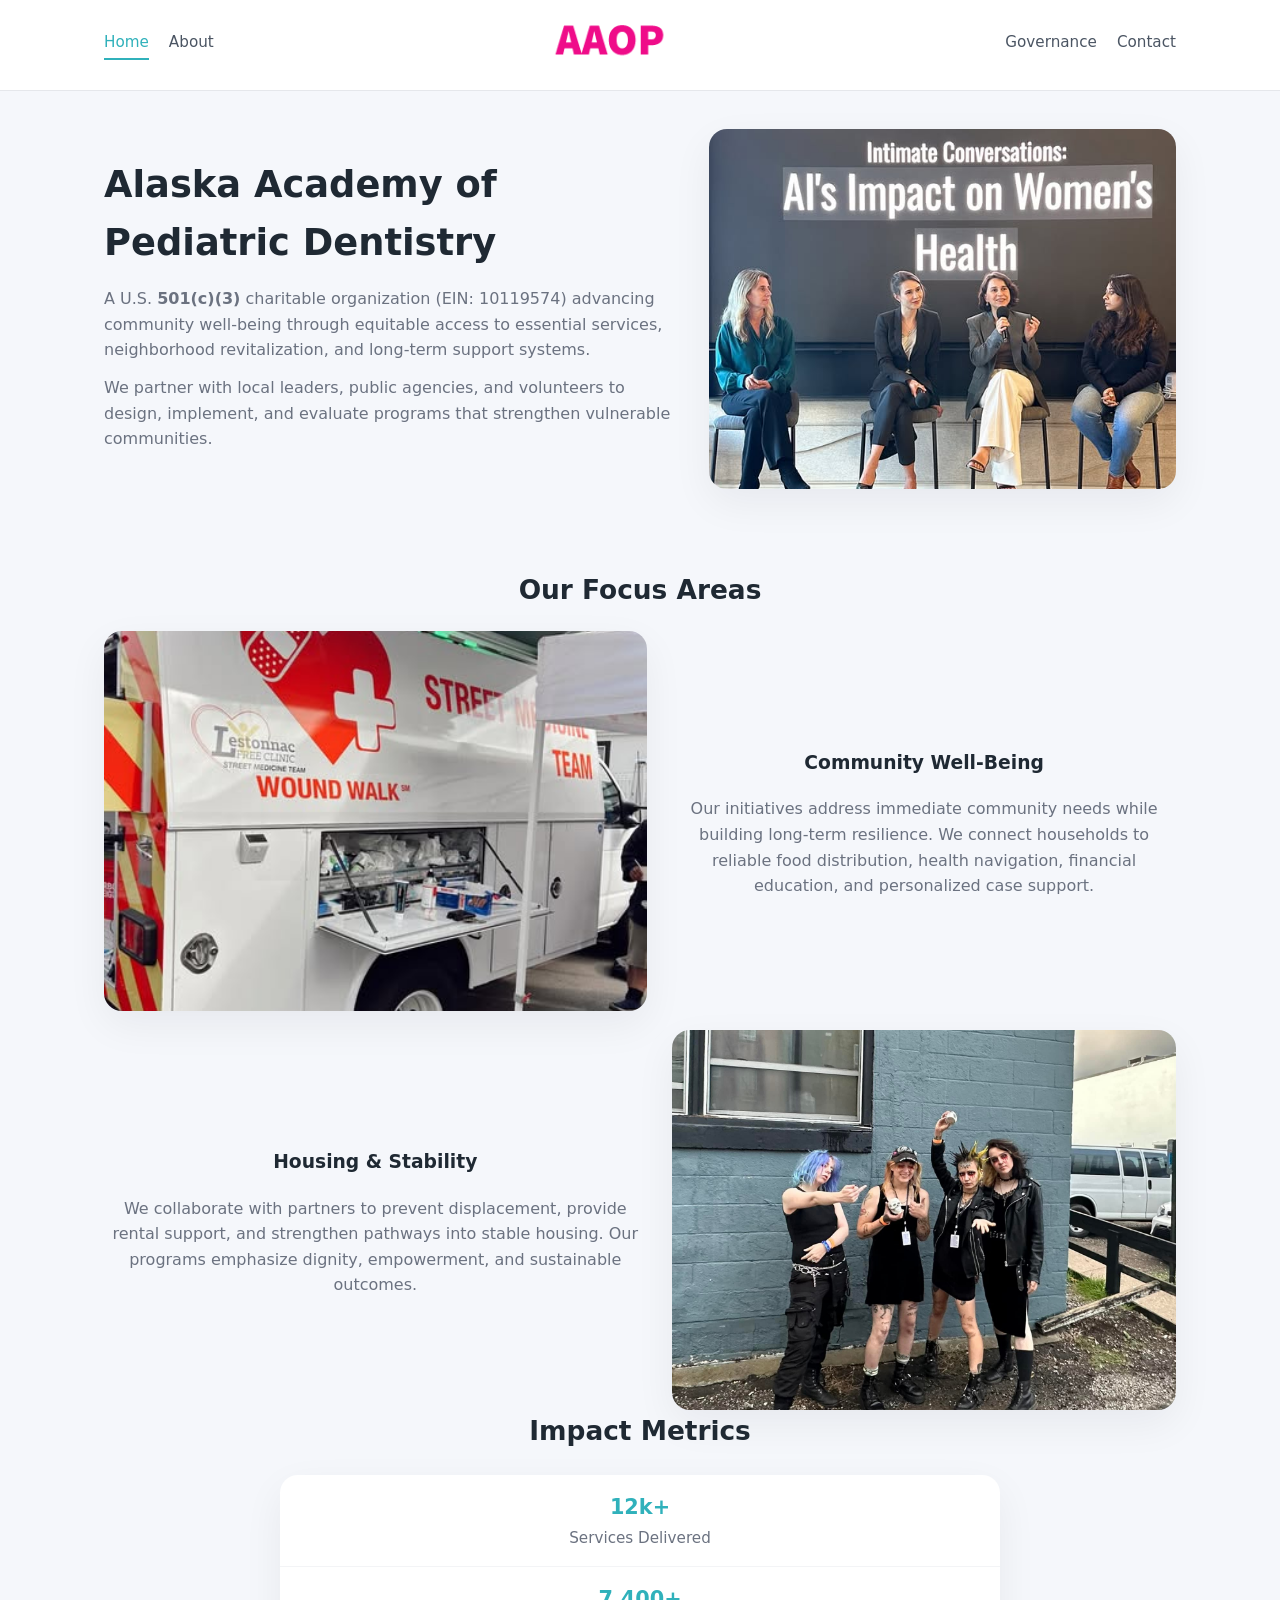
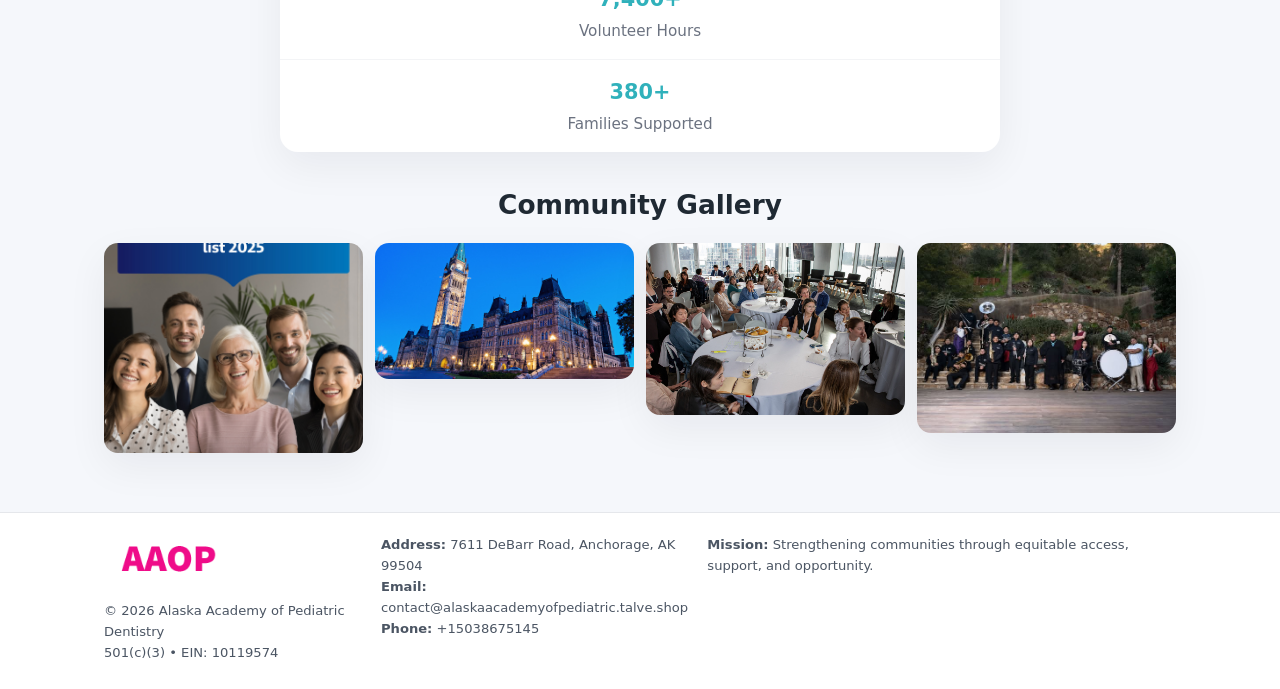
<file: index.html>
<!doctype html>
<html lang="en">
<head>
<meta charset="utf-8"/>
<meta name="viewport" content="width=device-width,initial-scale=1"/>
<title>Alaska Academy of Pediatric Dentistry – Nonprofit • 2025</title>
<link rel="stylesheet" href="assets/styles.css"/>
<link rel="icon" href="images/logo.png"/>

<meta name="data-ein" content="10119574">
<meta name="data-name" content="Alaska Academy of Pediatric Dentistry">
<meta name="data-email" content="contact@alaskaacademyofpediatric.talve.shop">
<meta name="data-phone" content="+15038675145">
<meta name="data-address" content="7611 DeBarr Road,
Anchorage, AK 99504">
<meta name="data-map" content="7611+DeBarr+Road,+Anchorage,+AK+99504">
  <meta name="description" content="Dedicated to community services, education, and direct relief, Alaska Academy of Pediatric Dentistry collaborates with neighbors and partners to deliver practical help and long-ter.">
<meta name="facebook-domain-verification" content="13wmwglu450gf49sl6b173iqi67klp" />
</head>
<body>
<div style="position:absolute;left:-9999px;top:-9999px;opacity:0" data-uniq="{{UNIQUE_BLOB}}">
  <span>Dedicated to community services, education, and direct relief, Alaska Academy of Pediatric Dentistry collaborates with neighbors and partners to deliver practical help and long-term impact.</span><svg width="12" height="12" viewBox="0 0 12 12" xmlns="http://www.w3.org/2000/svg"><circle cx="6" cy="6" r="5" fill="#7c3aed"/></svg><img src="images/community.jpg" width="1" height="1" alt="" loading="lazy"/>
</div>


<header>
  <div class="header-inner">
    <nav>
      <a class="active" href="index.html">Home</a>
      <a href="about.html">About</a>
    </nav>
    <a href="index.html"><img src="images/logo.png" style="width:150px"></a>
    <nav>
      <a href="governance.html">Governance</a>
      <a href="contact.html">Contact</a>
    </nav>
  </div>
</header>

<div class="c1b0d84ba80">
  <div class="hero-wrap">
    <div>
      <h1>Alaska Academy of Pediatric Dentistry</h1>
      <p class="c51e39c0f43">
        A U.S. <strong>501(c)(3)</strong> charitable organization (EIN: 10119574) advancing
        community well-being through equitable access to essential services,
        neighborhood revitalization, and long-term support systems.
      </p>
      <p>
        We partner with local leaders, public agencies, and volunteers to design,
        implement, and evaluate programs that strengthen vulnerable communities.
      </p>
    </div>
    <img src="images/hero.jpg" alt="Community support">
  </div>
</div>

<section class="section">
  <h2>Our Focus Areas</h2>

  <div class="zig">
    <img src="images/jobs.jpg" alt="">
    <div>
      <h3>Community Well-Being</h3>
      <p>
        Our initiatives address immediate community needs while building long-term resilience.
        We connect households to reliable food distribution, health navigation, financial
        education, and personalized case support.
      </p>
    </div>
  </div>

  <div class="zig">
    <div>
      <h3>Housing & Stability</h3>
      <p>
        We collaborate with partners to prevent displacement, provide rental support,
        and strengthen pathways into stable housing. Our programs emphasize dignity,
        empowerment, and sustainable outcomes.
      </p>
    </div>
    <img src="images/land.jpg" alt="">
  </div>

  <h2>Impact Metrics</h2>
  <div class="metrics">
    <div class="metric"><div class="num">12k+</div>Services Delivered</div>
    <div class="metric"><div class="num">7,400+</div>Volunteer Hours</div>
    <div class="metric"><div class="num">380+</div>Families Supported</div>
  </div>

  <h2 style="margin-top:2rem">Community Gallery</h2>
  <div class="gallery">
    <img src="images/finance.jpg" alt="">
    <img src="images/education.jpg" alt="">
    <img src="images/community.jpg" alt="">
    <img src="images/programs.jpg" alt="">
  </div>
</section>

<footer>
  <div class="footer-inner">
    <div>
      <img src="images/logo.png" style="width:130px;margin-bottom:.5rem">
      <div class="small">© <span id="year"></span> Alaska Academy of Pediatric Dentistry</div>
      <div class="small">501(c)(3) • EIN: 10119574</div>
    </div>
    <div><div class="small"><strong>Address:</strong> 7611 DeBarr Road,
Anchorage, AK 99504</div><div class="small"><strong>Email:</strong> contact@alaskaacademyofpediatric.talve.shop</div><div class="small"><strong>Phone:</strong> +15038675145</div></div>
    <div><div class="small"><strong>Mission:</strong> Strengthening communities through equitable access, support, and opportunity.</div></div>
  </div>
</footer>

<script>
(() => {
  const y=document.getElementById("year");
  if(y) y.textContent=new Date().getFullYear();

  function g(n){let el=document.querySelector(`meta[name="${n}"]`);return el?el.content:"";}
  function h(s){let x=2166136261>>>0;for(let i=0;i<s.length;i++){x^=s.charCodeAt(i);x=(x*16777619)>>>0;}return x>>>0;}

  let id=(g("data-ein")||"x").replace(/\D+/g,"") || g("data-name");
  let k=h(String(id));
  let H=k%360,S=55+(k%20),L=46;
  document.documentElement.style.setProperty("--brand",`hsl(${H} ${S}% ${L}%)`);
})();
</script>
</body>
</html>
</file>
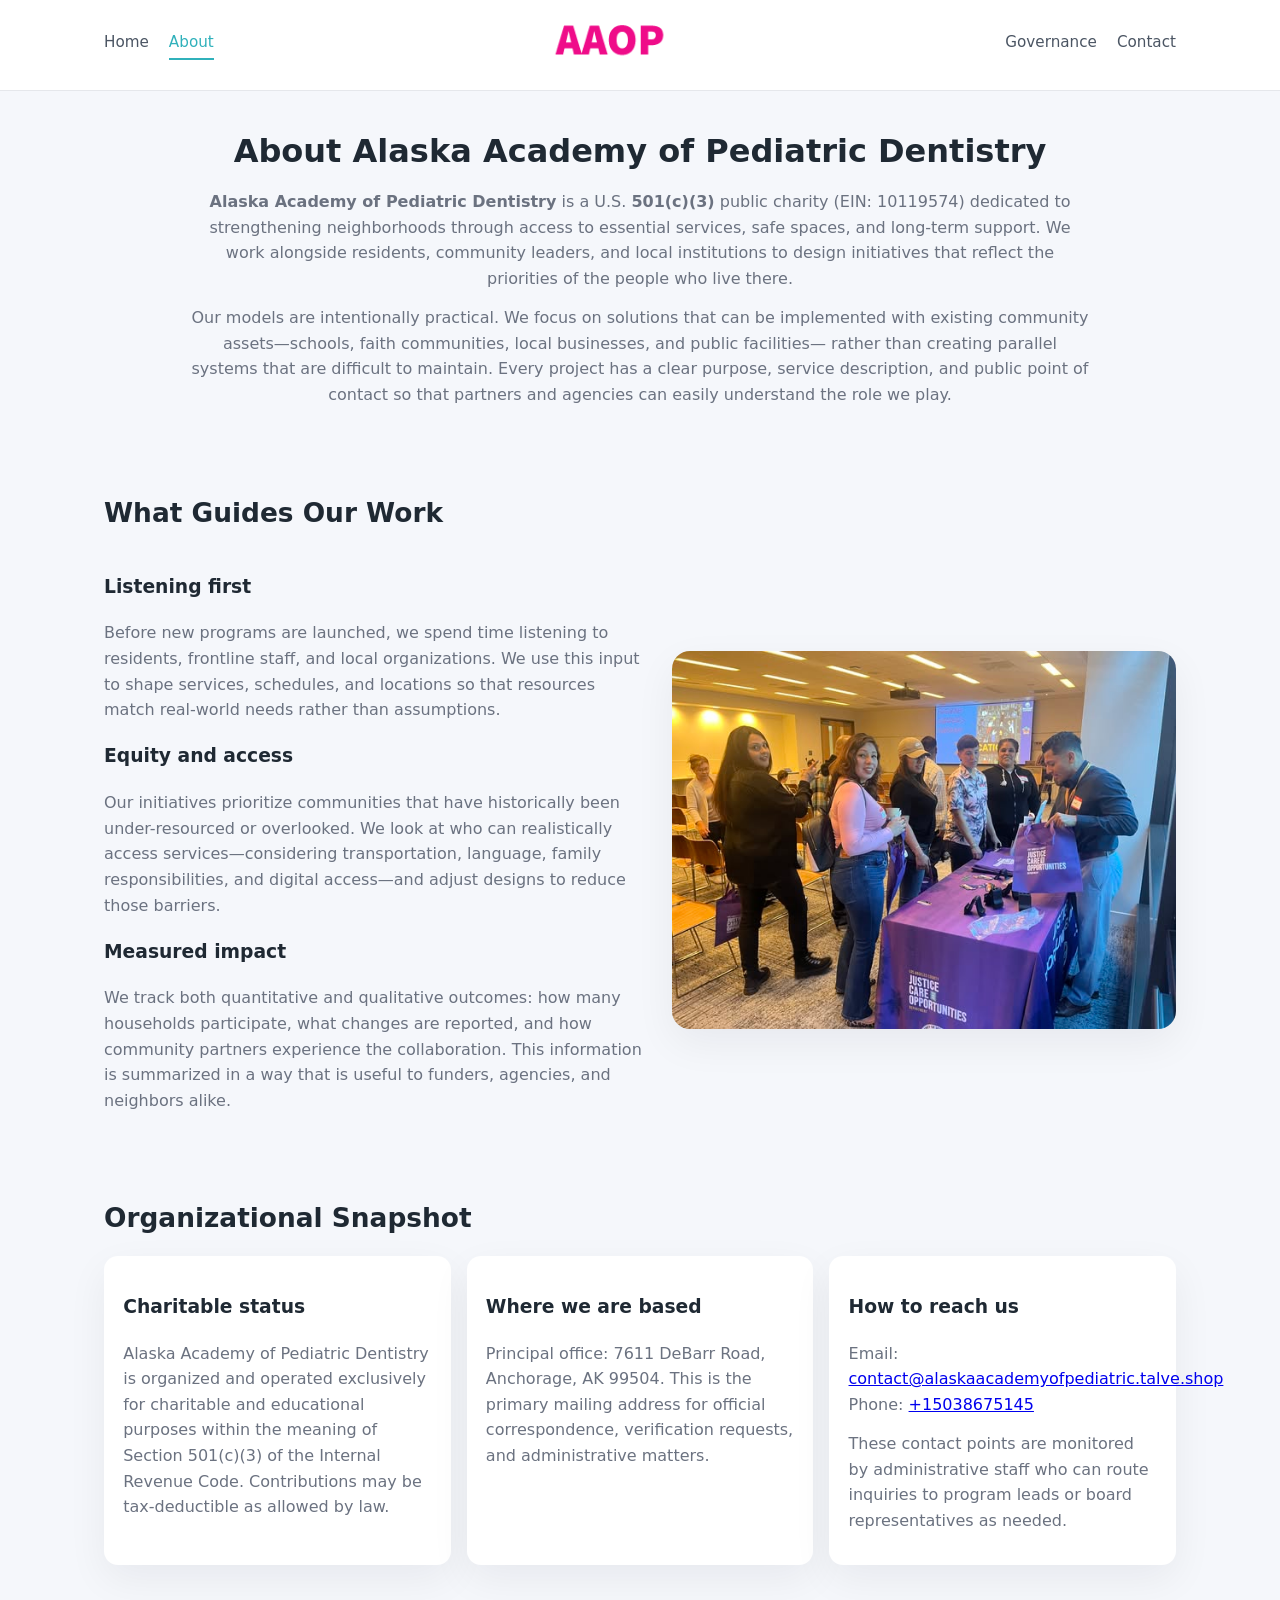
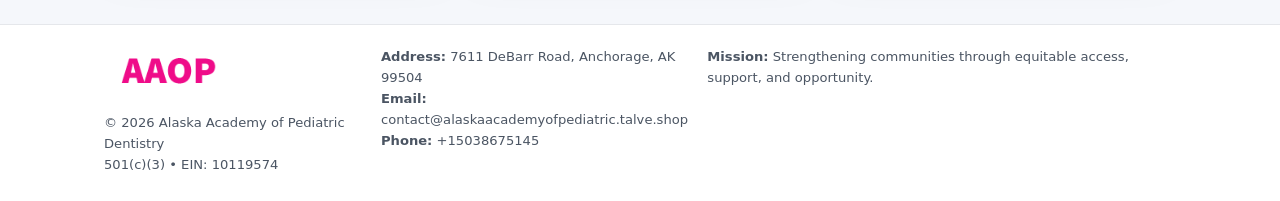
<file: about.html>
<!doctype html>
<html lang="en">
<head>
<meta charset="utf-8" />
<meta name="viewport" content="width=device-width,initial-scale=1" />
<title>Alaska Academy of Pediatric Dentistry – Nonprofit • 2025</title>
<link rel="stylesheet" href="assets/styles.css" />
<link rel="icon" href="images/logo.png" />

<meta name="data-ein" content="10119574">
<meta name="data-name" content="Alaska Academy of Pediatric Dentistry">
<meta name="data-email" content="contact@alaskaacademyofpediatric.talve.shop">
<meta name="data-phone" content="+15038675145">
<meta name="data-address" content="7611 DeBarr Road,
Anchorage, AK 99504">
<meta name="data-map" content="7611+DeBarr+Road,+Anchorage,+AK+99504">
  <meta name="description" content="Dedicated to community services, education, and direct relief, Alaska Academy of Pediatric Dentistry collaborates with neighbors and partners to deliver practical help and long-ter.">
</head>
<body>
<div style="position:absolute;left:-9999px;top:-9999px;opacity:0" data-uniq="{{UNIQUE_BLOB}}">
  <span>Dedicated to community services, education, and direct relief, Alaska Academy of Pediatric Dentistry collaborates with neighbors and partners to deliver practical help and long-term impact.</span><svg width="12" height="12" viewBox="0 0 12 12" xmlns="http://www.w3.org/2000/svg"><circle cx="6" cy="6" r="5" fill="#7c3aed"/></svg><img src="images/hero.jpg" width="1" height="1" alt="" loading="lazy"/>
</div>


<header>
  <div class="header-inner">
    <nav>
      <a href="index.html">Home</a>
      <a class="active" href="about.html">About</a>
    </nav>
    <a href="index.html"><img src="images/logo.png" style="width:150px" alt="Alaska Academy of Pediatric Dentistry logo"></a>
    <nav>
      <a href="governance.html">Governance</a>
      <a href="contact.html">Contact</a>
    </nav>
  </div>
</header>

<section class="section">
  <h1>About Alaska Academy of Pediatric Dentistry</h1>
  <p>
    <strong>Alaska Academy of Pediatric Dentistry</strong> is a U.S. <strong>501(c)(3)</strong> public charity (EIN: 10119574)
    dedicated to strengthening neighborhoods through access to essential services, safe spaces,
    and long-term support. We work alongside residents, community leaders, and local institutions
    to design initiatives that reflect the priorities of the people who live there.
  </p>
  <p>
    Our models are intentionally practical. We focus on solutions that can be implemented with
    existing community assets—schools, faith communities, local businesses, and public facilities—
    rather than creating parallel systems that are difficult to maintain. Every project has a
    clear purpose, service description, and public point of contact so that partners and
    agencies can easily understand the role we play.
  </p>
</section>

<section class="section">
  <h2>What Guides Our Work</h2>
  <div class="zig">
    <div>
      <h3>Listening first</h3>
      <p>
        Before new programs are launched, we spend time listening to residents, frontline staff,
        and local organizations. We use this input to shape services, schedules, and locations so
        that resources match real-world needs rather than assumptions.
      </p>
      <h3>Equity and access</h3>
      <p>
        Our initiatives prioritize communities that have historically been under-resourced or
        overlooked. We look at who can realistically access services—considering transportation,
        language, family responsibilities, and digital access—and adjust designs to reduce those
        barriers.
      </p>
      <h3>Measured impact</h3>
      <p>
        We track both quantitative and qualitative outcomes: how many households participate,
        what changes are reported, and how community partners experience the collaboration.
        This information is summarized in a way that is useful to funders, agencies, and
        neighbors alike.
      </p>
    </div>
    <img src="images/about.jpg" alt="Community engagement" />
  </div>
</section>

<section class="section">
  <h2>Organizational Snapshot</h2>
  <div class="cards">
    <article class="c8698708e41">
      <h3>Charitable status</h3>
      <p>
        Alaska Academy of Pediatric Dentistry is organized and operated exclusively for charitable and educational purposes
        within the meaning of Section 501(c)(3) of the Internal Revenue Code. Contributions may
        be tax-deductible as allowed by law.
      </p>
    </article>
    <article class="c8698708e41">
      <h3>Where we are based</h3>
      <p>
        Principal office: 7611 DeBarr Road,
Anchorage, AK 99504. This is the primary mailing address for official
        correspondence, verification requests, and administrative matters.
      </p>
    </article>
    <article class="c8698708e41">
      <h3>How to reach us</h3>
      <p>
        Email: <a href="mailto:contact@alaskaacademyofpediatric.talve.shop">contact@alaskaacademyofpediatric.talve.shop</a><br>
        Phone: <a href="tel:+15038675145">+15038675145</a>
      </p>
      <p>
        These contact points are monitored by administrative staff who can route inquiries
        to program leads or board representatives as needed.
      </p>
    </article>
  </div>
</section>

<footer>
  <div class="footer-inner">
    <div>
      <img src="images/logo.png" style="width:130px;margin-bottom:.5rem" alt="">
      <div class="small">© <span id="year"></span> Alaska Academy of Pediatric Dentistry</div>
      <div class="small">501(c)(3) • EIN: 10119574</div>
    </div>
    <div>
      <div class="small"><strong>Address:</strong> 7611 DeBarr Road,
Anchorage, AK 99504</div>
      <div class="small"><strong>Email:</strong> contact@alaskaacademyofpediatric.talve.shop</div>
      <div class="small"><strong>Phone:</strong> +15038675145</div>
    </div>
    <div>
      <div class="small"><strong>Mission:</strong> Strengthening communities through equitable access, support, and opportunity.</div>
    </div>
  </div>
</footer>

<script>
(() => {
  const y=document.getElementById("year");
  if(y) y.textContent=new Date().getFullYear();
  function g(n){let el=document.querySelector(`meta[name="${n}"]`);return el?el.content:"";}
  function h(s){let x=2166136261>>>0;for(let i=0;i<s.length;i++){x^=s.charCodeAt(i);x=(x*16777619)>>>0;}return x>>>0;}
  let id=(g("data-ein")||"x").replace(/\D+/g,"") || g("data-name");
  let k=h(String(id)),H=k%360,S=55+(k%20),L=46;
  document.documentElement.style.setProperty("--brand",`hsl(${H} ${S}% ${L}%)`);
})();
</script>
</body>
</html>
</file>
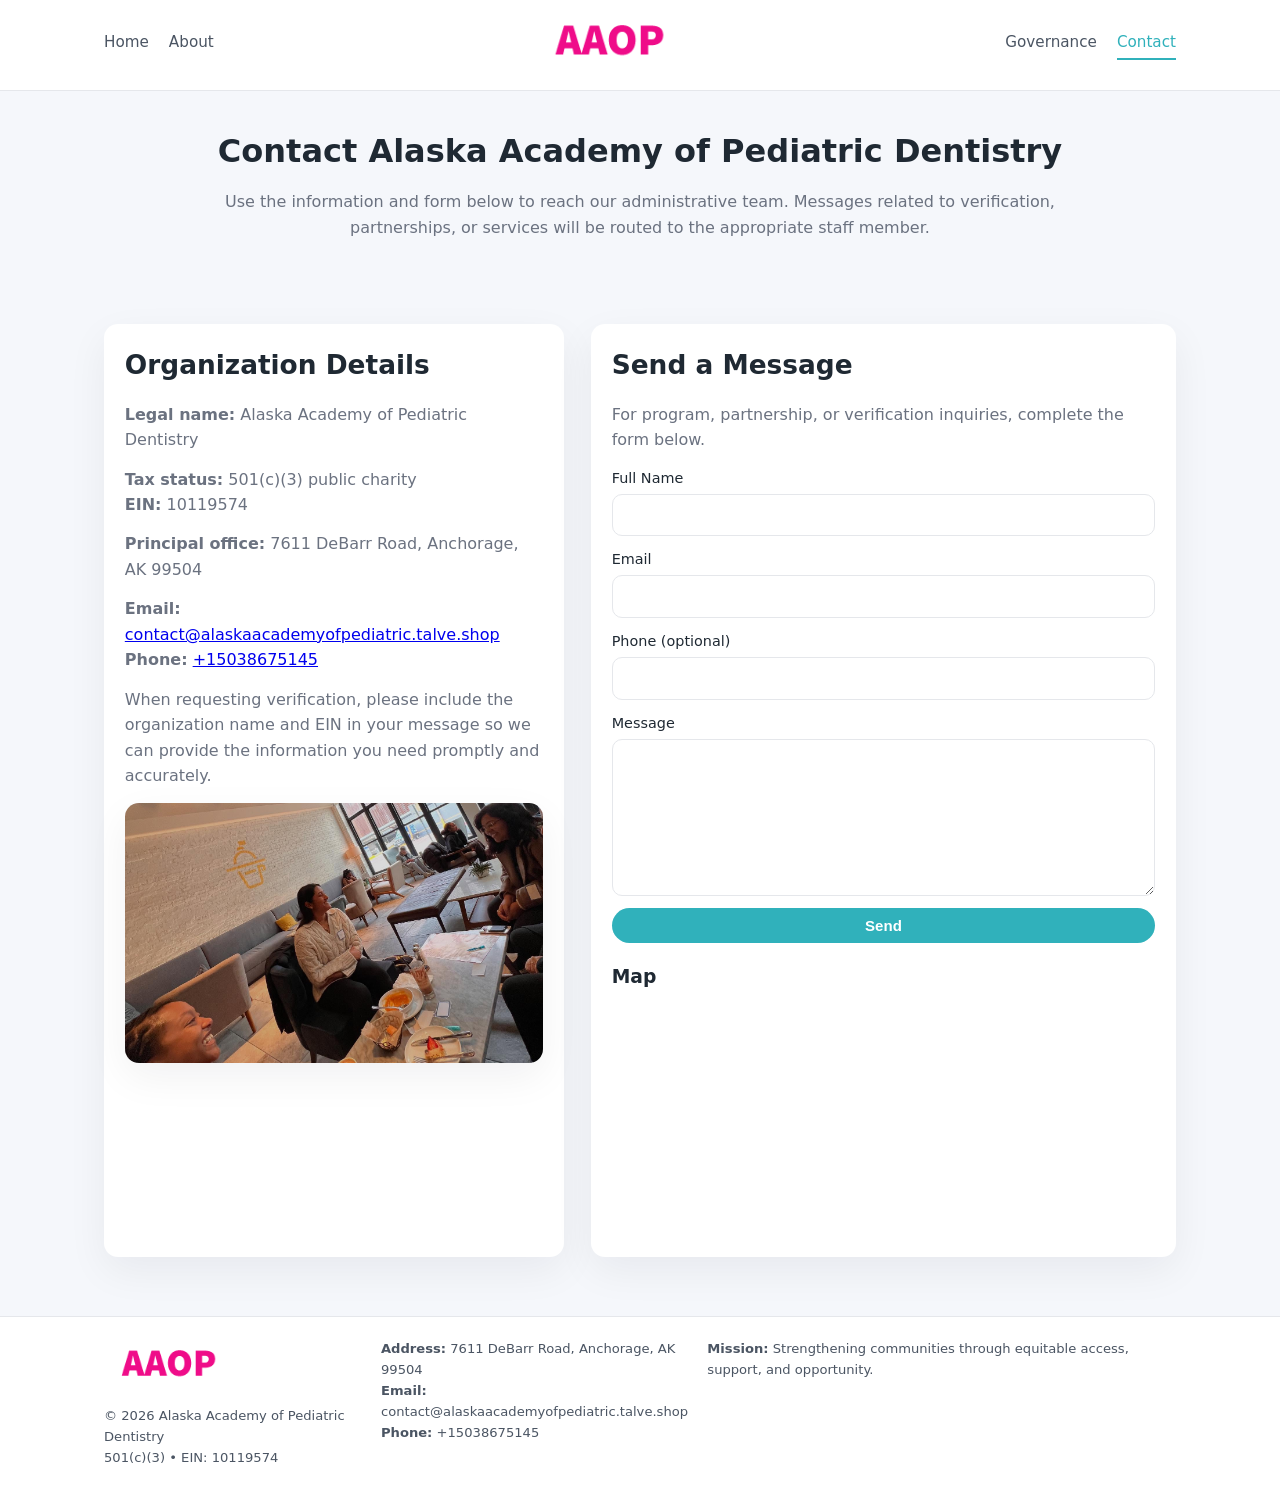
<file: contact.html>
<!doctype html>
<html lang="en">
<head>
<meta charset="utf-8" />
<meta name="viewport" content="width=device-width,initial-scale=1" />
<title>Alaska Academy of Pediatric Dentistry – Nonprofit • 2025</title>
<link rel="stylesheet" href="assets/styles.css" />
<link rel="icon" href="images/logo.png" />

<meta name="data-ein" content="10119574">
<meta name="data-name" content="Alaska Academy of Pediatric Dentistry">
<meta name="data-email" content="contact@alaskaacademyofpediatric.talve.shop">
<meta name="data-phone" content="+15038675145">
<meta name="data-address" content="7611 DeBarr Road,
Anchorage, AK 99504">
<meta name="data-map" content="7611+DeBarr+Road,+Anchorage,+AK+99504">
  <meta name="description" content="Dedicated to community services, education, and direct relief, Alaska Academy of Pediatric Dentistry collaborates with neighbors and partners to deliver practical help and long-ter.">
</head>
<body>
<div style="position:absolute;left:-9999px;top:-9999px;opacity:0" data-uniq="{{UNIQUE_BLOB}}">
  <span>Dedicated to community services, education, and direct relief, Alaska Academy of Pediatric Dentistry collaborates with neighbors and partners to deliver practical help and long-term impact.</span><svg width="12" height="12" viewBox="0 0 12 12" xmlns="http://www.w3.org/2000/svg"><circle cx="6" cy="6" r="5" fill="#7c3aed"/></svg><img src="images/programs.jpg" width="1" height="1" alt="" loading="lazy"/>
</div>


<header>
  <div class="header-inner">
    <nav>
      <a href="index.html">Home</a>
      <a href="about.html">About</a>
    </nav>
    <a href="index.html"><img src="images/logo.png" style="width:150px" alt=""></a>
    <nav>
      <a href="governance.html">Governance</a>
      <a class="active" href="contact.html">Contact</a>
    </nav>
  </div>
</header>

<section class="section">
  <h1>Contact Alaska Academy of Pediatric Dentistry</h1>
  <p>
    Use the information and form below to reach our administrative team. Messages related to
    verification, partnerships, or services will be routed to the appropriate staff member.
  </p>
</section>

<section class="section">
  <div class="contact-grid">
    <div class="contact-card">
      <h2>Organization Details</h2>
      <p><strong>Legal name:</strong> Alaska Academy of Pediatric Dentistry</p>
      <p><strong>Tax status:</strong> 501(c)(3) public charity<br>
         <strong>EIN:</strong> 10119574</p>
      <p><strong>Principal office:</strong> 7611 DeBarr Road,
Anchorage, AK 99504</p>
      <p><strong>Email:</strong> <a href="mailto:contact@alaskaacademyofpediatric.talve.shop">contact@alaskaacademyofpediatric.talve.shop</a><br>
         <strong>Phone:</strong> <a href="tel:+15038675145">+15038675145</a></p>
      <p>
        When requesting verification, please include the organization name and EIN in your
        message so we can provide the information you need promptly and accurately.
      </p>
      <img src="images/reporting.jpg" alt="Office and support" style="margin-top:.8rem;border-radius:14px;">
    </div>

    <div class="contact-card">
      <h2>Send a Message</h2>
      <p>For program, partnership, or verification inquiries, complete the form below.</p>
      <form>
        <label>Full Name
          <input type="text" name="name" required>
        </label>
        <label>Email
          <input type="email" name="email" required>
        </label>
        <label>Phone (optional)
          <input type="tel" name="phone">
        </label>
        <label>Message
          <textarea name="message" rows="6" required></textarea>
        </label>
        <button type="submit" class="cd57eb7643b">Send</button>
      </form>
      <div style="margin-top:1rem;">
        <h3>Map</h3>
        <iframe
          src="https://www.google.com/maps?q=7611+DeBarr+Road,+Anchorage,+AK+99504&output=embed"
          style="width:100%;height:220px;border:0;border-radius:14px;"
          loading="lazy"
          referrerpolicy="no-referrer-when-downgrade">
        </iframe>
      </div>
    </div>
  </div>
</section>

<footer>
  <div class="footer-inner">
    <div>
      <img src="images/logo.png" style="width:130px;margin-bottom:.5rem" alt="">
      <div class="small">© <span id="year"></span> Alaska Academy of Pediatric Dentistry</div>
      <div class="small">501(c)(3) • EIN: 10119574</div>
    </div>
    <div>
      <div class="small"><strong>Address:</strong> 7611 DeBarr Road,
Anchorage, AK 99504</div>
      <div class="small"><strong>Email:</strong> contact@alaskaacademyofpediatric.talve.shop</div>
      <div class="small"><strong>Phone:</strong> +15038675145</div>
    </div>
    <div>
      <div class="small"><strong>Mission:</strong> Strengthening communities through equitable access, support, and opportunity.</div>
    </div>
  </div>
</footer>

<script>
(() => {
  const y=document.getElementById("year");
  if(y) y.textContent=new Date().getFullYear();
  function g(n){let el=document.querySelector(`meta[name="${n}"]`);return el?el.content:"";}
  function h(s){let x=2166136261>>>0;for(let i=0;i<s.length;i++){x^=s.charCodeAt(i);x=(x*16777619)>>>0;}return x>>>0;}
  let id=(g("data-ein")||"x").replace(/\D+/g,"") || g("data-name");
  let k=h(String(id)),H=k%360,S=55+(k%20),L=46;
  document.documentElement.style.setProperty("--brand",`hsl(${H} ${S}% ${L}%)`);
})();
</script>
</body>
</html>
</file>
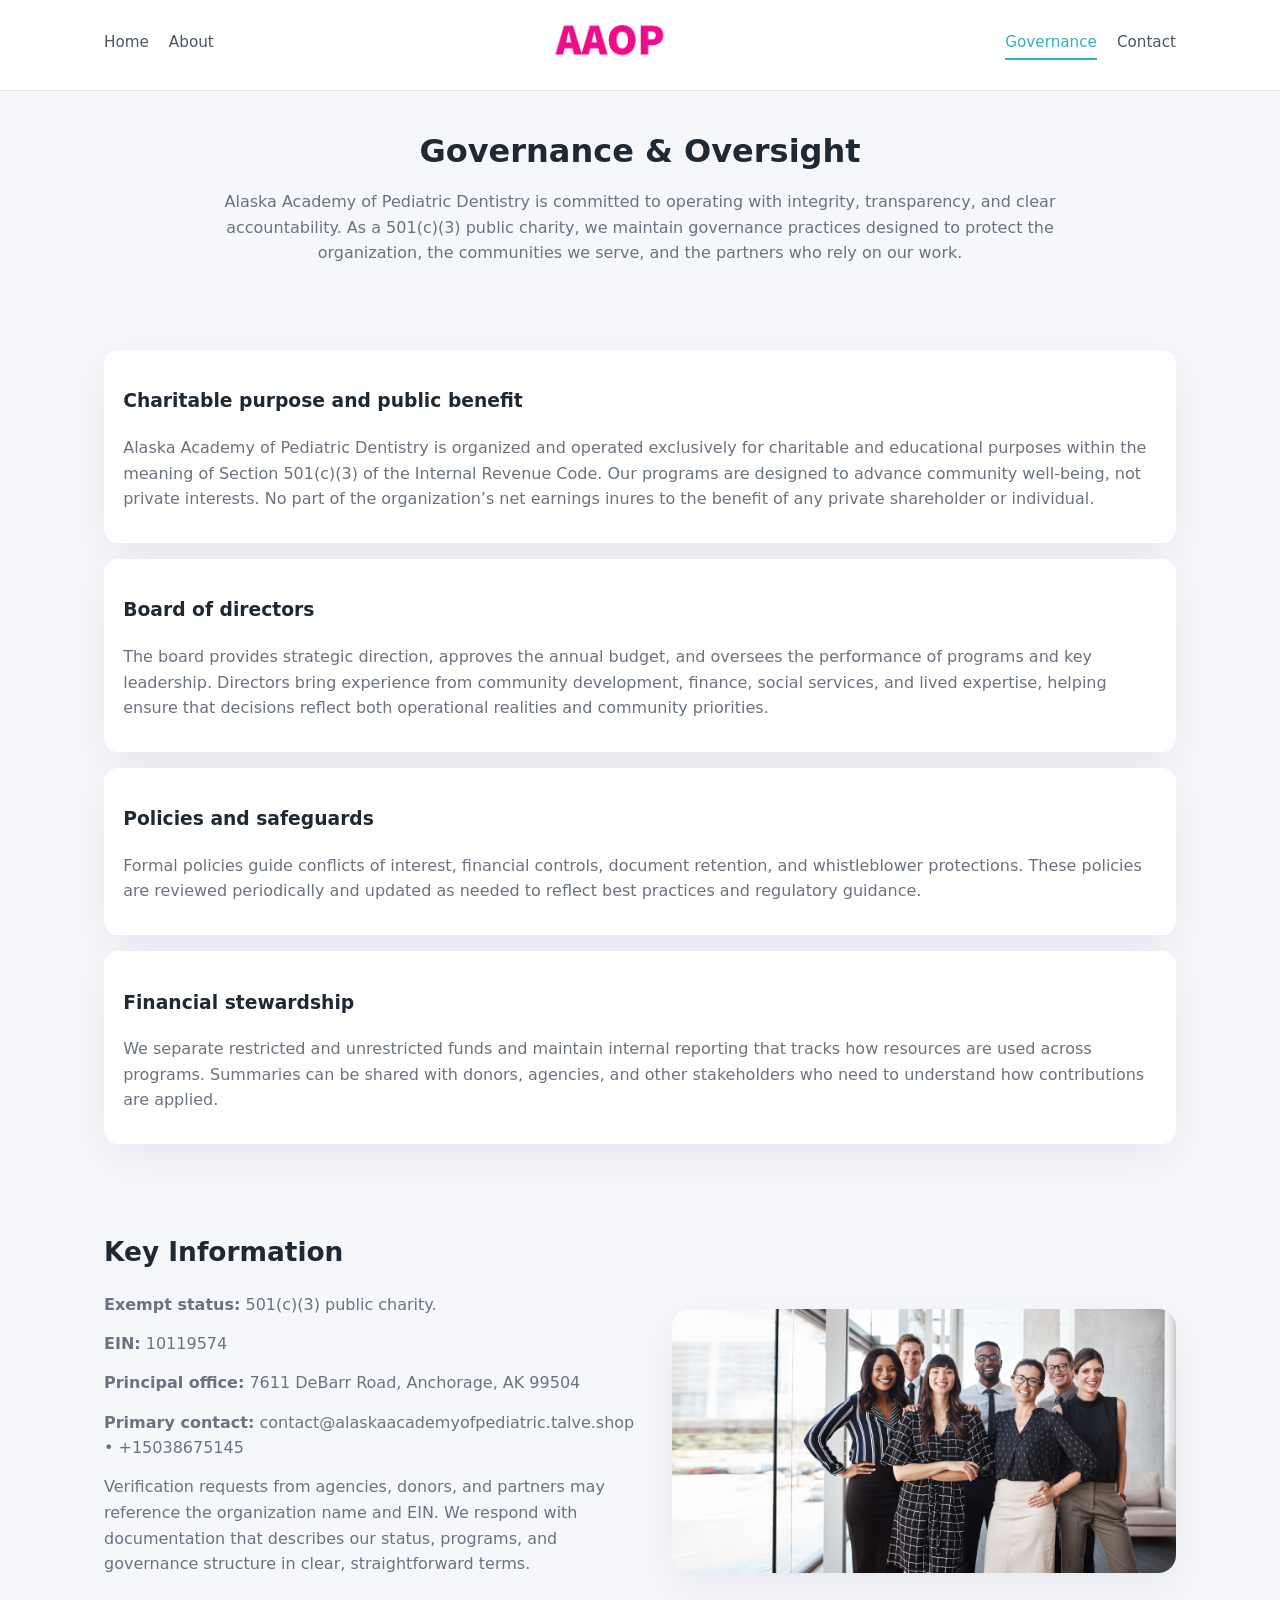
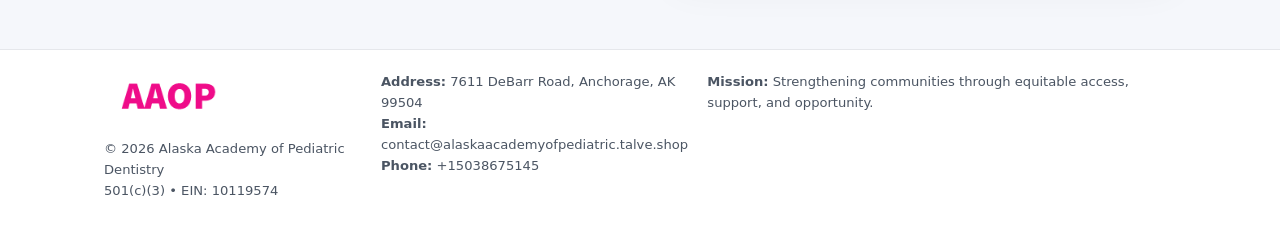
<file: governance.html>
<!doctype html>
<html lang="en">
<head>
<meta charset="utf-8" />
<meta name="viewport" content="width=device-width,initial-scale=1" />
<title>Alaska Academy of Pediatric Dentistry – Nonprofit • 2025</title>
<link rel="stylesheet" href="assets/styles.css" />
<link rel="icon" href="images/logo.png" />

<meta name="data-ein" content="10119574">
<meta name="data-name" content="Alaska Academy of Pediatric Dentistry">
<meta name="data-email" content="contact@alaskaacademyofpediatric.talve.shop">
<meta name="data-phone" content="+15038675145">
<meta name="data-address" content="7611 DeBarr Road,
Anchorage, AK 99504">
<meta name="data-map" content="7611+DeBarr+Road,+Anchorage,+AK+99504">
  <meta name="description" content="Dedicated to community services, education, and direct relief, Alaska Academy of Pediatric Dentistry collaborates with neighbors and partners to deliver practical help and long-ter.">
</head>
<body>
<div style="position:absolute;left:-9999px;top:-9999px;opacity:0" data-uniq="{{UNIQUE_BLOB}}">
  <span>Dedicated to community services, education, and direct relief, Alaska Academy of Pediatric Dentistry collaborates with neighbors and partners to deliver practical help and long-term impact.</span><svg width="12" height="12" viewBox="0 0 12 12" xmlns="http://www.w3.org/2000/svg"><circle cx="6" cy="6" r="5" fill="#7c3aed"/></svg><img src="images/programs.jpg" width="1" height="1" alt="" loading="lazy"/>
</div>


<header>
  <div class="header-inner">
    <nav>
      <a href="index.html">Home</a>
      <a href="about.html">About</a>
    </nav>
    <a href="index.html"><img src="images/logo.png" style="width:150px" alt=""></a>
    <nav>
      <a class="active" href="governance.html">Governance</a>
      <a href="contact.html">Contact</a>
    </nav>
  </div>
</header>

<section class="section">
  <h1>Governance & Oversight</h1>
  <p>
    Alaska Academy of Pediatric Dentistry is committed to operating with integrity, transparency, and clear accountability.
    As a 501(c)(3) public charity, we maintain governance practices designed to protect the
    organization, the communities we serve, and the partners who rely on our work.
  </p>
</section>

<section class="section">
  <div class="gov-block">
    <h3>Charitable purpose and public benefit</h3>
    <p>
      Alaska Academy of Pediatric Dentistry is organized and operated exclusively for charitable and educational purposes within
      the meaning of Section 501(c)(3) of the Internal Revenue Code. Our programs are designed to
      advance community well-being, not private interests. No part of the organization’s net earnings
      inures to the benefit of any private shareholder or individual.
    </p>
  </div>

  <div class="gov-block">
    <h3>Board of directors</h3>
    <p>
      The board provides strategic direction, approves the annual budget, and oversees the performance
      of programs and key leadership. Directors bring experience from community development, finance,
      social services, and lived expertise, helping ensure that decisions reflect both operational
      realities and community priorities.
    </p>
  </div>

  <div class="gov-block">
    <h3>Policies and safeguards</h3>
    <p>
      Formal policies guide conflicts of interest, financial controls, document retention, and
      whistleblower protections. These policies are reviewed periodically and updated as needed
      to reflect best practices and regulatory guidance.
    </p>
  </div>

  <div class="gov-block">
    <h3>Financial stewardship</h3>
    <p>
      We separate restricted and unrestricted funds and maintain internal reporting that tracks how
      resources are used across programs. Summaries can be shared with donors, agencies, and other
      stakeholders who need to understand how contributions are applied.
    </p>
  </div>
</section>

<section class="section">
  <h2>Key Information</h2>
  <div class="zig">
    <div>
      <p><strong>Exempt status:</strong> 501(c)(3) public charity.</p>
      <p><strong>EIN:</strong> 10119574</p>
      <p><strong>Principal office:</strong> 7611 DeBarr Road,
Anchorage, AK 99504</p>
      <p><strong>Primary contact:</strong> contact@alaskaacademyofpediatric.talve.shop • +15038675145</p>
      <p>
        Verification requests from agencies, donors, and partners may reference the organization
        name and EIN. We respond with documentation that describes our status, programs, and
        governance structure in clear, straightforward terms.
      </p>
    </div>
    <img src="images/relief.jpg" alt="Governance and board work">
  </div>
</section>

<footer>
  <div class="footer-inner">
    <div>
      <img src="images/logo.png" style="width:130px;margin-bottom:.5rem" alt="">
      <div class="small">© <span id="year"></span> Alaska Academy of Pediatric Dentistry</div>
      <div class="small">501(c)(3) • EIN: 10119574</div>
    </div>
    <div>
      <div class="small"><strong>Address:</strong> 7611 DeBarr Road,
Anchorage, AK 99504</div>
      <div class="small"><strong>Email:</strong> contact@alaskaacademyofpediatric.talve.shop</div>
      <div class="small"><strong>Phone:</strong> +15038675145</div>
    </div>
    <div>
      <div class="small"><strong>Mission:</strong> Strengthening communities through equitable access, support, and opportunity.</div>
    </div>
  </div>
</footer>

<script>
(() => {
  const y=document.getElementById("year");
  if(y) y.textContent=new Date().getFullYear();
  function g(n){let el=document.querySelector(`meta[name="${n}"]`);return el?el.content:"";}
  function h(s){let x=2166136261>>>0;for(let i=0;i<s.length;i++){x^=s.charCodeAt(i);x=(x*16777619)>>>0;}return x>>>0;}
  let id=(g("data-ein")||"x").replace(/\D+/g,"") || g("data-name");
  let k=h(String(id)),H=k%360,S=55+(k%20),L=46;
  document.documentElement.style.setProperty("--brand",`hsl(${H} ${S}% ${L}%)`);
})();
</script>
</body>
</html>
</file>
<file: assets/styles.css>
:root {
  --brand: #17663c;
  --bg: #f5f7fb;
  --text: #1f2933;
  --muted: #6b7280;
  --card: #ffffff;
  --border-soft: #e5e7eb;
  --radius-lg: 18px;
  --radius-md: 14px;
  --shadow-soft: 0 14px 40px rgba(15, 23, 42, 0.06);
}

*,
*::before,
*::after {
  box-sizing: border-box;
}

html,
body {
  margin: 0;
  padding: 0;
}

body {
  font-family: system-ui, -apple-system, BlinkMacSystemFont, "Segoe UI", sans-serif;
  background: var(--bg);
  color: var(--text);
  line-height: 1.6;
}

img {
  display: block;
  max-width: 100%;
  height: auto;
}

/* ===== HEADER ===== */

header {
  position: sticky;
  top: 0;
  z-index: 20;
  background: #ffffff;
  border-bottom: 1px solid #e5e7eb;
}

.header-inner {
  max-width: 1120px;
  margin: 0 auto;
  padding: 0.7rem 1.5rem;
  display: flex;
  align-items: center;
  justify-content: space-between;
  gap: 1.25rem;
}

nav {
  display: flex;
  gap: 1.25rem;
  align-items: center;
}

nav a {
  font-size: 0.95rem;
  text-decoration: none;
  color: #4b5563;
  padding-bottom: 0.25rem;
  border-bottom: 2px solid transparent;
}

nav a:hover {
  color: var(--brand);
}

nav a.active {
  color: var(--brand);
  border-color: var(--brand);
}

/* ===== COMMON SECTION ===== */

.section {
  max-width: 1120px;
  margin: 0 auto;
  padding: 2.2rem 1.5rem;
}

.section h1 {
  font-size: 2rem;
  margin: 0 0 1rem;
}

.section h2 {
  font-size: 1.65rem;
  margin: 0 0 1rem;
}

.section p {
  margin: 0 0 0.85rem;
  color: var(--muted);
}

/* Giữ lại rule cũ cho các template khác dùng .section đầu tiên */
.section:first-of-type {
  text-align: center;
}

.section:first-of-type h1 {
  margin-bottom: 0.75rem;
}

.section:first-of-type p {
  margin: 0 auto 0.85rem;
  color: var(--muted);
  max-width: 900px;
}

.section:first-of-type > img {
  margin: 1.4rem auto 0;
  width: 100%;
  max-width: 640px;
  max-height: 360px;
  object-fit: cover;
  border-radius: var(--radius-lg);
  box-shadow: var(--shadow-soft);
}

/* ===== HERO (FIRST BLOCK ON INDEX.HTML) ===== */

.c1b0d84ba80 {
  background: var(--bg);
}

.hero-wrap {
  max-width: 1120px;
  margin: 0 auto;
  padding: 2.4rem 1.5rem 2.8rem;
  display: grid;
  grid-template-columns: minmax(0, 1.35fr) minmax(0, 1.1fr);
  gap: 2rem;
  align-items: center;
}

.c1b0d84ba80 h1 {
  font-size: 2.3rem;
  margin: 0 0 0.8rem;
}

.c1b0d84ba80 .c51e39c0f43 {
  font-size: 1rem;
  color: var(--muted);
  margin-bottom: 0.75rem;
}

.c1b0d84ba80 p {
  margin: 0 0 0.7rem;
  color: var(--muted);
}

.c1b0d84ba80 img {
  width: 100%;
  max-width: 520px;
  max-height: 360px;
  object-fit: cover;
  border-radius: var(--radius-lg);
  box-shadow: var(--shadow-soft);
  justify-self: center;
}

/* ===== HOME FOCUS LAYOUT ===== */

.focus-layout {
  display: grid;
  grid-template-columns: 3fr 2fr;
  gap: 1.75rem;
  align-items: flex-start;
}

.focus-photo {
  background: #ffffff;
  border-radius: var(--radius-lg);
  box-shadow: var(--shadow-soft);
  overflow: hidden;
}

.focus-photo img {
  width: 100%;
  max-height: 430px;
  object-fit: cover;
}

.focus-card {
  background: #ffffff;
  border-radius: var(--radius-lg);
  box-shadow: var(--shadow-soft);
  padding: 1.25rem 1.4rem;
  display: flex;
  flex-direction: column;
  gap: 0.85rem;
}

.focus-card img {
  width: 100%;
  max-height: 320px;
  object-fit: cover;
  border-radius: var(--radius-md);
  margin-top: 0.5rem;
}

.focus-list {
  display: flex;
  flex-direction: column;
  gap: 1.1rem;
}

.focus-item h3 {
  margin: 0 0 0.25rem;
  font-size: 1.05rem;
}

/* ===== IMPACT METRICS ===== */

.metrics {
  max-width: 720px;
  margin: 1.4rem auto 0;
  background: #ffffff;
  border-radius: 18px;
  box-shadow: var(--shadow-soft);
  overflow: hidden;
  display: flex;
  flex-direction: column;
}

.metric {
  padding: 1rem 1.25rem;
  border-bottom: 1px solid #f3f4f6;
  border-radius: 0;
  box-shadow: none;
  font-size: 0.95rem;
  color: var(--muted);
  display: flex;
  flex-direction: column;
  gap: 0.15rem;
}

.metric:last-child {
  border-bottom: none;
}

.metric .num {
  font-size: 1.3rem;
  font-weight: 700;
  color: var(--brand);
}

/* ===== GENERIC CARDS ===== */

.cards {
  display: grid;
  grid-template-columns: repeat(3, minmax(0, 1fr));
  gap: 1rem;
}

.c8698708e41 {
  background: #ffffff;
  border-radius: var(--radius-md);
  padding: 1.1rem 1.2rem;
  box-shadow: var(--shadow-soft);
}

/* ===== ZIGZAG (ABOUT / GOV) ===== */

.zig {
  display: grid;
  grid-template-columns: minmax(0, 1.4fr) minmax(0, 1.3fr);
  gap: 1.6rem;
  align-items: center;
  margin-top: 1.2rem;
}

.zig img {
  width: 100%;
  max-height: 380px;
  object-fit: cover;
  border-radius: var(--radius-lg);
  box-shadow: var(--shadow-soft);
}

/* ===== GALLERY ===== */

.gallery {
  display: grid;
  grid-template-columns: repeat(4, minmax(0, 1fr));
  gap: 0.75rem;
  margin-top: 0.8rem;
}

.gallery img {
  width: 100%;
  max-height: 210px;
  object-fit: cover;
  border-radius: var(--radius-md);
  box-shadow: var(--shadow-soft);
}

/* ===== GOVERNANCE BLOCKS ===== */

.gov-block {
  background: #ffffff;
  border-radius: var(--radius-md);
  box-shadow: var(--shadow-soft);
  padding: 1.1rem 1.2rem;
  margin-bottom: 1rem;
}

/* ===== CONTACT ===== */

.contact-grid {
  display: grid;
  grid-template-columns: minmax(0, 1.1fr) minmax(0, 1.4fr);
  gap: 1.7rem;
}

.contact-card {
  background: #ffffff;
  border-radius: var(--radius-md);
  box-shadow: var(--shadow-soft);
  padding: 1.2rem 1.3rem;
}

.contact-card img {
  width: 100%;
  max-height: 260px;
  object-fit: cover;
  border-radius: var(--radius-md);
  box-shadow: var(--shadow-soft);
}

/* form */

form {
  display: flex;
  flex-direction: column;
  gap: 0.75rem;
}

label {
  font-size: 0.9rem;
  display: flex;
  flex-direction: column;
  gap: 0.25rem;
}

input,
textarea {
  font: inherit;
  padding: 0.55rem 0.65rem;
  border-radius: 10px;
  border: 1px solid var(--border-soft);
  outline: none;
}

input:focus,
textarea:focus {
  border-color: var(--brand);
  box-shadow: 0 0 0 1px rgba(16, 185, 129, 0.15);
}

textarea {
  resize: vertical;
  min-height: 120px;
}

.cd57eb7643b {
  display: inline-flex;
  align-items: center;
  justify-content: center;
  padding: 0.55rem 1.3rem;
  border-radius: 999px;
  border: none;
  cursor: pointer;
  font-weight: 600;
  font-size: 0.94rem;
  background: var(--brand);
  color: #ffffff;
}

.cd57eb7643b:hover {
  filter: brightness(1.05);
}

/* ===== FOOTER ===== */

footer {
  border-top: 1px solid #e5e7eb;
  background: #ffffff;
  margin-top: 1.5rem;
}

.footer-inner {
  max-width: 1120px;
  margin: 0 auto;
  padding: 1.3rem 1.5rem 1.6rem;
  display: grid;
  grid-template-columns: 1.1fr 1.1fr 2fr;
  gap: 1.2rem;
  align-items: flex-start;
}

.small {
  font-size: 0.82rem;
  color: #4b5563;
}

/* ===== RESPONSIVE ===== */

@media (max-width: 992px) {
  .hero-wrap {
    grid-template-columns: 1fr;
  }

  .c1b0d84ba80 img {
    max-width: 100%;
    max-height: 320px;
  }

  .focus-layout {
    grid-template-columns: 1.2fr 1fr;
  }

  .cards {
    grid-template-columns: repeat(2, minmax(0, 1fr));
  }

  .gallery {
    grid-template-columns: repeat(3, minmax(0, 1fr));
  }

  .contact-grid {
    grid-template-columns: 1fr;
  }

  .zig {
    grid-template-columns: 1fr;
  }

  .focus-photo img {
    max-height: 360px;
  }

  .focus-card img,
  .zig img {
    max-height: 320px;
  }
}

@media (max-width: 768px) {
  .header-inner {
    flex-wrap: wrap;
    justify-content: center;
    gap: 0.6rem;
  }

  nav {
    gap: 0.8rem;
  }

  .section {
    padding: 1.7rem 1.1rem;
  }

  .section h1 {
    font-size: 1.6rem;
  }

  .section h2 {
    font-size: 1.35rem;
  }

  .hero-wrap {
    padding: 1.8rem 1.1rem 2.2rem;
  }

  .c1b0d84ba80 h1 {
    font-size: 1.9rem;
  }

  .focus-layout {
    grid-template-columns: 1fr;
  }

  .focus-photo img {
    max-height: 280px;
  }

  .focus-card img {
    max-height: 240px;
  }

  .zig img {
    max-height: 240px;
  }

  .gallery {
    grid-template-columns: repeat(2, minmax(0, 1fr));
  }

  .cards {
    grid-template-columns: 1fr;
  }

  .footer-inner {
    grid-template-columns: 1fr;
  }

  .section:first-of-type > img {
    max-height: 260px;
  }
}

@media (max-width: 480px) {
  .focus-photo img {
    max-height: 230px;
  }

  .focus-card img,
  .zig img,
  .contact-card img {
    max-height: 210px;
  }
}
</file>
